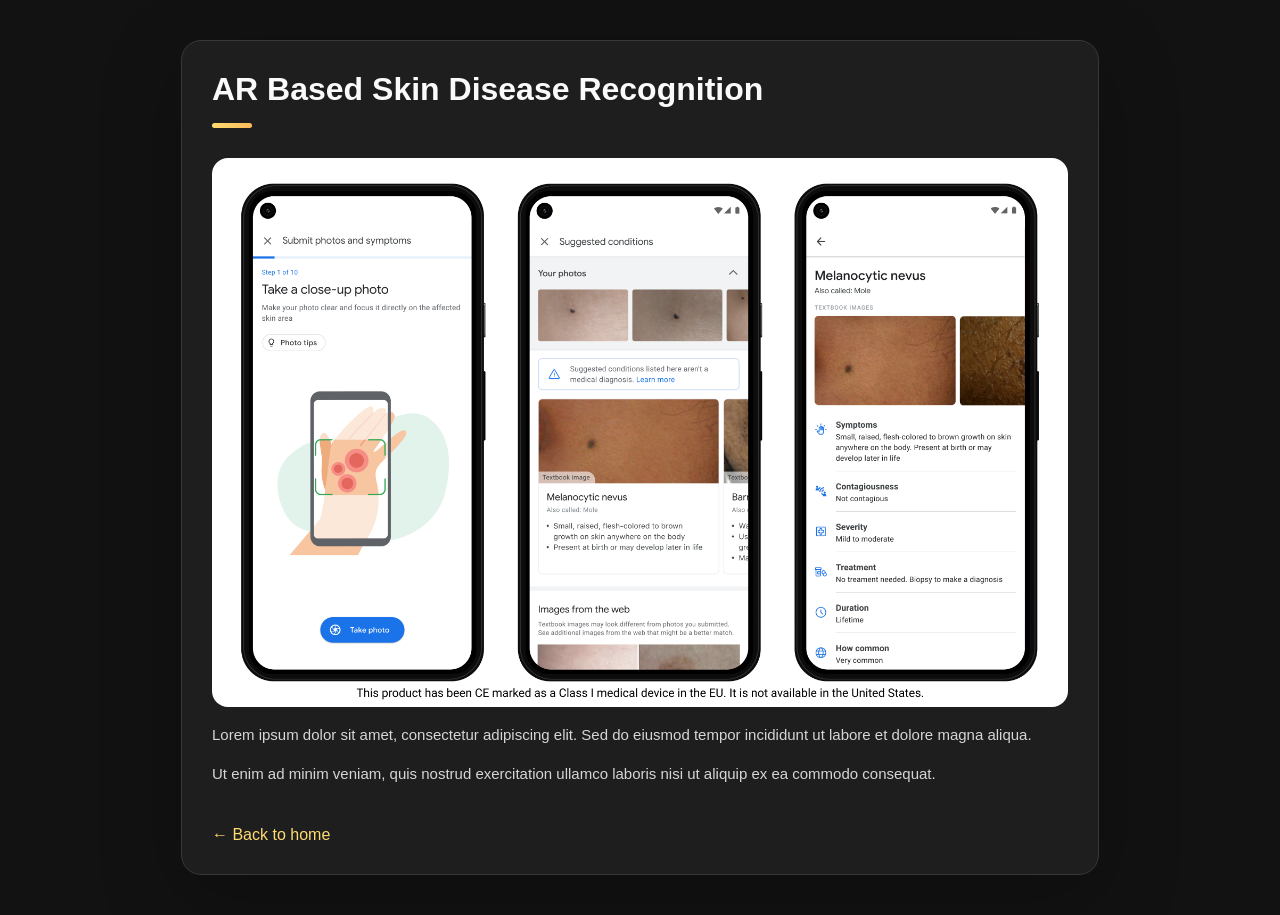
<file: projects/ar-derm.html>
<!DOCTYPE html>
<html lang="en">
<head>
  <meta charset="UTF-8">
  <meta http-equiv="X-UA-Compatible" content="IE=edge">
  <meta name="viewport" content="width=device-width, initial-scale=1.0">
  <title>AR Based Skin Disease Recognition</title>
  <link rel="shortcut icon" href="../assets/images/favicon_self_cropped.png" type="image/x-icon">
  <link rel="stylesheet" href="../assets/css/style.css">
</head>
<body>
  <main style="max-width: 950px; margin: 40px auto; padding: 0 16px;">
    <article class="projects active" data-page="project-detail">
      <header>
        <h2 class="h2 article-title">AR Based Skin Disease Recognition</h2>
      </header>
      <section class="works">
        <figure class="project-img" style="height: auto;">
          <img src="../assets/images/ai-derm-2.webp" alt="AR Based Skin Disease Recognition" loading="lazy">
        </figure>
        <div class="about-text" style="margin-top: 16px;">
          <p>Lorem ipsum dolor sit amet, consectetur adipiscing elit. Sed do eiusmod tempor incididunt ut labore et dolore magna aliqua.</p>
          <p>Ut enim ad minim veniam, quis nostrud exercitation ullamco laboris nisi ut aliquip ex ea commodo consequat.</p>
        </div>
        <p style="margin-top:20px;"><a href="../index.html" style="color: var(--orange-yellow-crayola);">← Back to home</a></p>
      </section>
    </article>
  </main>
</body>
</html>
</file>
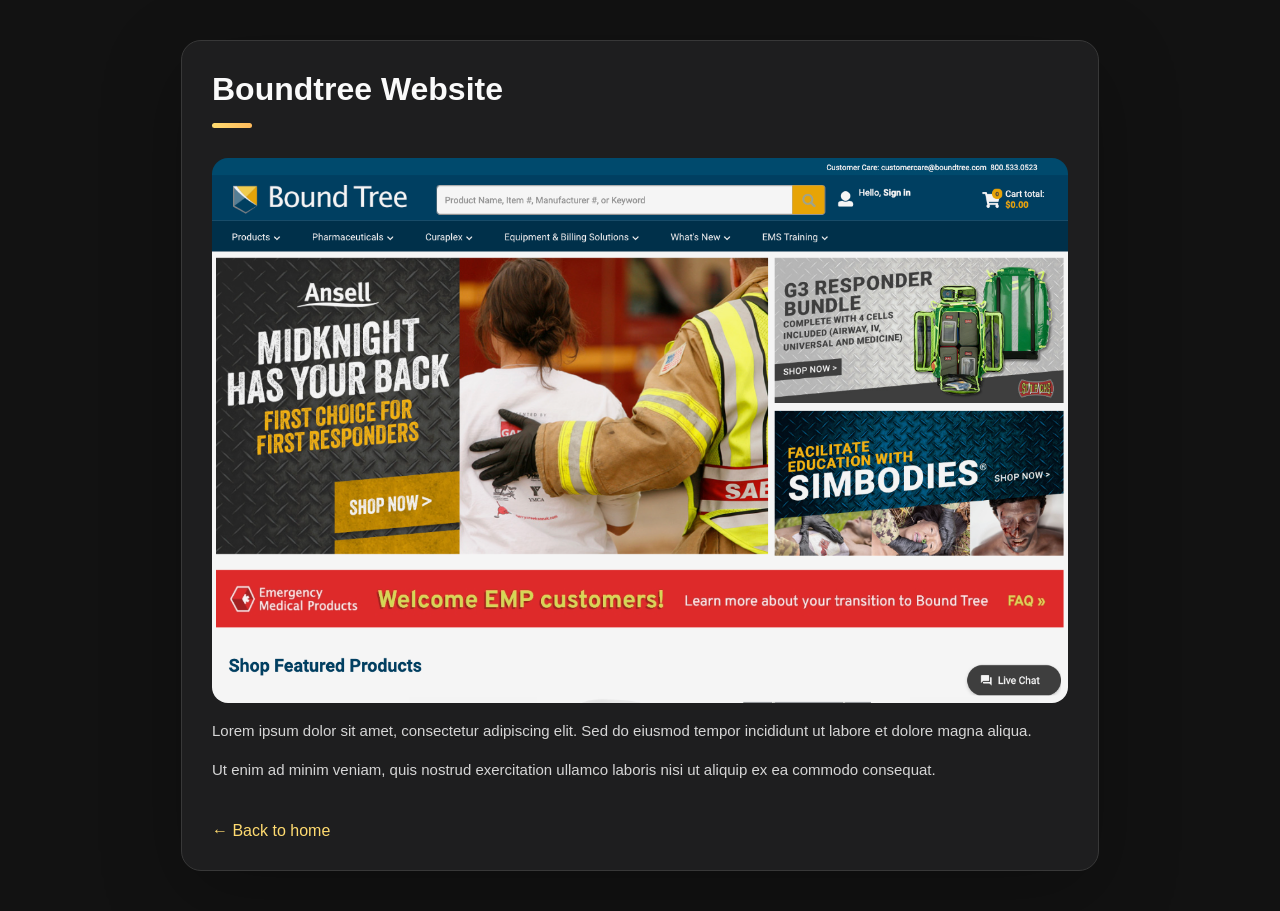
<file: projects/boundtree.html>
<!DOCTYPE html>
<html lang="en">
<head>
  <meta charset="UTF-8">
  <meta http-equiv="X-UA-Compatible" content="IE=edge">
  <meta name="viewport" content="width=device-width, initial-scale=1.0">
  <title>Boundtree website</title>
  <link rel="shortcut icon" href="../assets/images/favicon_self_cropped.png" type="image/x-icon">
  <link rel="stylesheet" href="../assets/css/style.css">
</head>
<body>
  <main style="max-width: 950px; margin: 40px auto; padding: 0 16px;">
    <article class="projects active" data-page="project-detail">
      <header>
        <h2 class="h2 article-title">Boundtree website</h2>
      </header>
      <section class="works">
        <figure class="project-img" style="height: auto;">
          <img src="../assets/images/boundtree.png" alt="Boundtree website" loading="lazy">
        </figure>
        <div class="about-text" style="margin-top: 16px;">
          <p>Lorem ipsum dolor sit amet, consectetur adipiscing elit. Sed do eiusmod tempor incididunt ut labore et dolore magna aliqua.</p>
          <p>Ut enim ad minim veniam, quis nostrud exercitation ullamco laboris nisi ut aliquip ex ea commodo consequat.</p>
        </div>
        <p style="margin-top:20px;"><a href="../index.html" style="color: var(--orange-yellow-crayola);">← Back to home</a></p>
      </section>
    </article>
  </main>
</body>
</html>
</file>
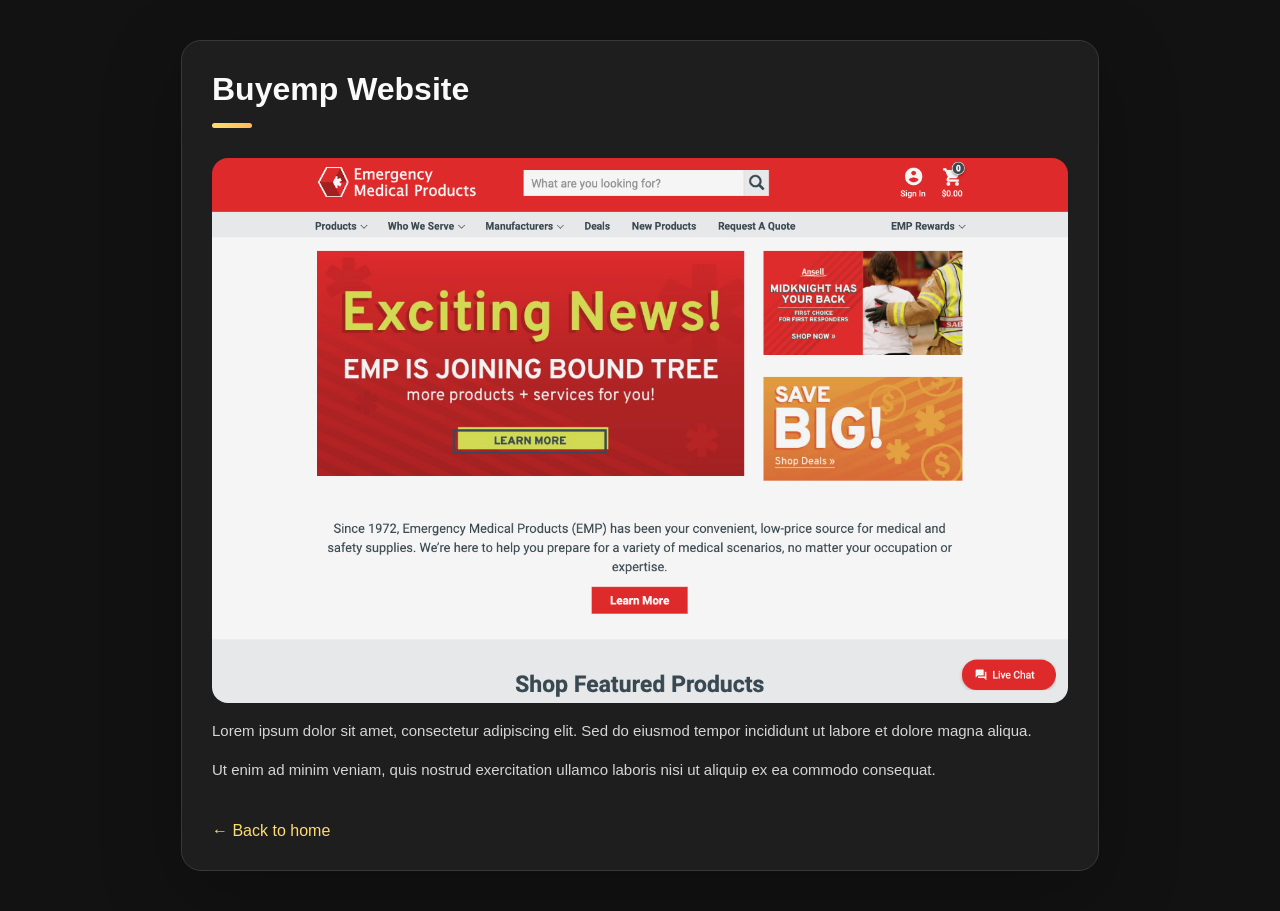
<file: projects/buyemp.html>
<!DOCTYPE html>
<html lang="en">
<head>
  <meta charset="UTF-8">
  <meta http-equiv="X-UA-Compatible" content="IE=edge">
  <meta name="viewport" content="width=device-width, initial-scale=1.0">
  <title>Buyemp website</title>
  <link rel="shortcut icon" href="../assets/images/favicon_self_cropped.png" type="image/x-icon">
  <link rel="stylesheet" href="../assets/css/style.css">
  
</head>
<body>
  <main style="max-width: 950px; margin: 40px auto; padding: 0 16px;">
    <article class="projects active" data-page="project-detail">
      <header>
        <h2 class="h2 article-title">Buyemp website</h2>
      </header>
      <section class="works">
        <figure class="project-img" style="height: auto;">
          <img src="../assets/images/buyemp.png" alt="Buyemp website" loading="lazy">
        </figure>
        <div class="about-text" style="margin-top: 16px;">
          <p>Lorem ipsum dolor sit amet, consectetur adipiscing elit. Sed do eiusmod tempor incididunt ut labore et dolore magna aliqua.</p>
          <p>Ut enim ad minim veniam, quis nostrud exercitation ullamco laboris nisi ut aliquip ex ea commodo consequat.</p>
        </div>
        <p style="margin-top:20px;"><a href="../index.html" style="color: var(--orange-yellow-crayola);">← Back to home</a></p>
      </section>
    </article>
  </main>
</body>
</html>
</file>
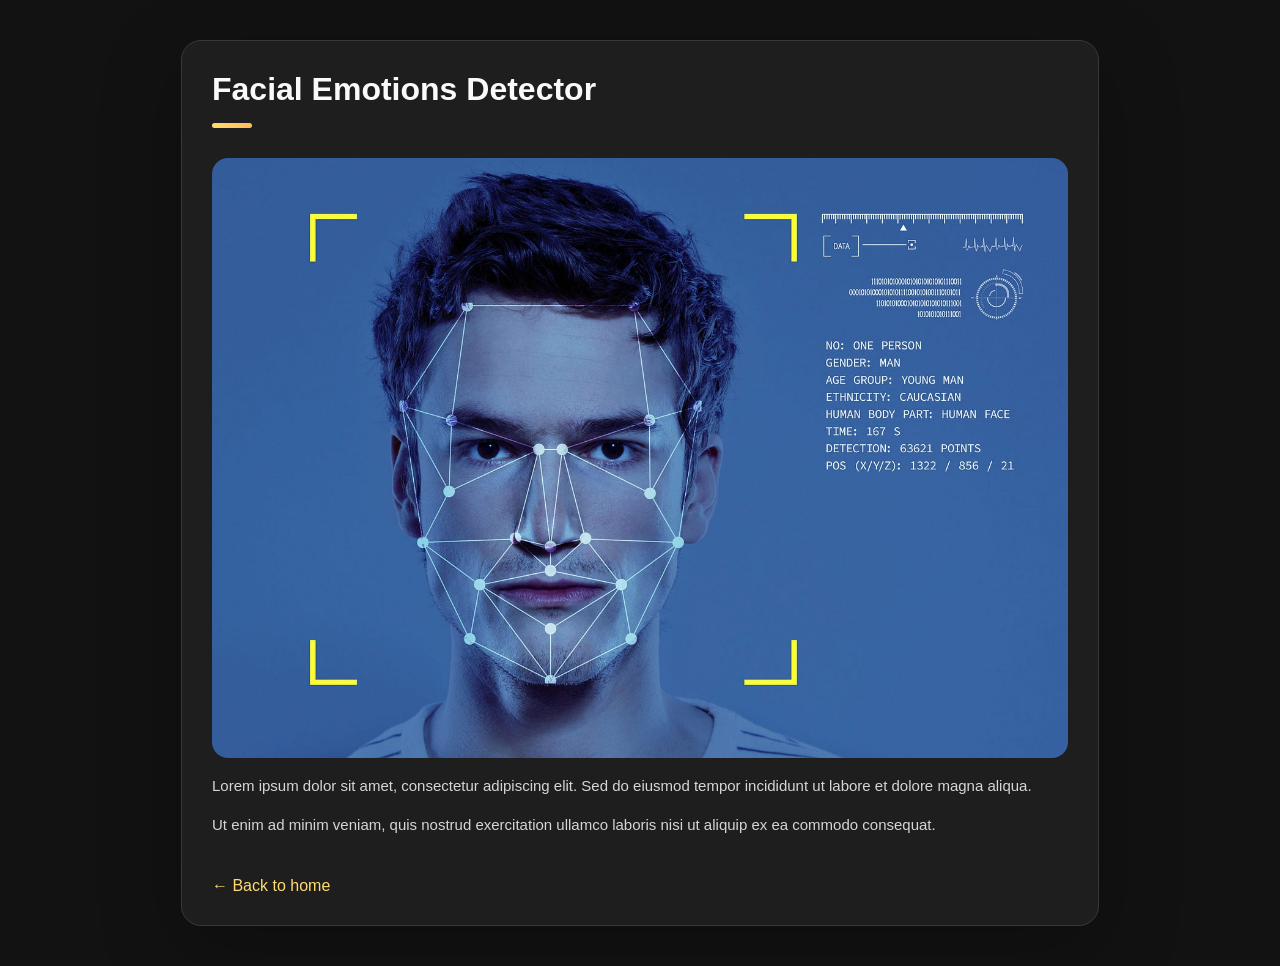
<file: projects/facial-emotions.html>
<!DOCTYPE html>
<html lang="en">
<head>
  <meta charset="UTF-8">
  <meta http-equiv="X-UA-Compatible" content="IE=edge">
  <meta name="viewport" content="width=device-width, initial-scale=1.0">
  <title>Facial Emotions Detector</title>
  <link rel="shortcut icon" href="../assets/images/favicon_self_cropped.png" type="image/x-icon">
  <link rel="stylesheet" href="../assets/css/style.css">
</head>
<body>
  <main style="max-width: 950px; margin: 40px auto; padding: 0 16px;">
    <article class="projects active" data-page="project-detail">
      <header>
        <h2 class="h2 article-title">Facial Emotions Detector</h2>
      </header>
      <section class="works">
        <figure class="project-img" style="height: auto;">
          <img src="../assets/images/1_x1JZIt-6lSDI5UPjP7Hdxw.jpg" alt="Facial Emotions Detector" loading="lazy">
        </figure>
        <div class="about-text" style="margin-top: 16px;">
          <p>Lorem ipsum dolor sit amet, consectetur adipiscing elit. Sed do eiusmod tempor incididunt ut labore et dolore magna aliqua.</p>
          <p>Ut enim ad minim veniam, quis nostrud exercitation ullamco laboris nisi ut aliquip ex ea commodo consequat.</p>
        </div>
        <p style="margin-top:20px;"><a href="../index.html" style="color: var(--orange-yellow-crayola);">← Back to home</a></p>
      </section>
    </article>
  </main>
</body>
</html>
</file>
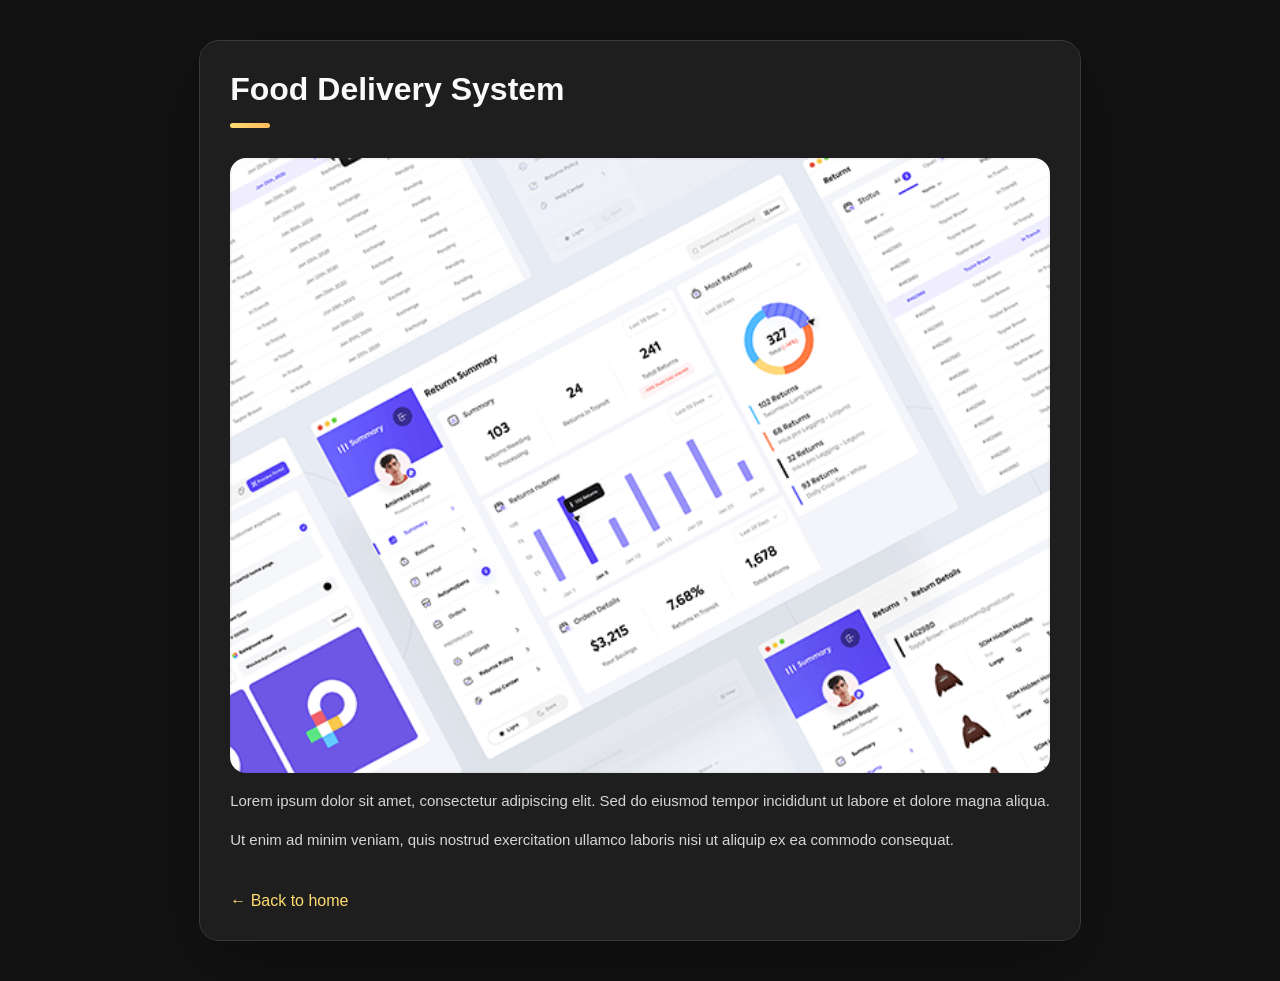
<file: projects/food-delivery.html>
<!DOCTYPE html>
<html lang="en">
<head>
  <meta charset="UTF-8">
  <meta http-equiv="X-UA-Compatible" content="IE=edge">
  <meta name="viewport" content="width=device-width, initial-scale=1.0">
  <title>Food Delivery System</title>
  <link rel="shortcut icon" href="../assets/images/favicon_self_cropped.png" type="image/x-icon">
  <link rel="stylesheet" href="../assets/css/style.css">
</head>
<body>
  <main style="max-width: 950px; margin: 40px auto; padding: 0 16px;">
    <article class="projects active" data-page="project-detail">
      <header>
        <h2 class="h2 article-title">Food Delivery System</h2>
      </header>
      <section class="works">
        <figure class="project-img" style="height: auto;">
          <img src="../assets/images/project-7.png" alt="Food Delivery System" loading="lazy">
        </figure>
        <div class="about-text" style="margin-top: 16px;">
          <p>Lorem ipsum dolor sit amet, consectetur adipiscing elit. Sed do eiusmod tempor incididunt ut labore et dolore magna aliqua.</p>
          <p>Ut enim ad minim veniam, quis nostrud exercitation ullamco laboris nisi ut aliquip ex ea commodo consequat.</p>
        </div>
        <p style="margin-top:20px;"><a href="../index.html" style="color: var(--orange-yellow-crayola);">← Back to home</a></p>
      </section>
    </article>
  </main>
</body>
</html>
</file>
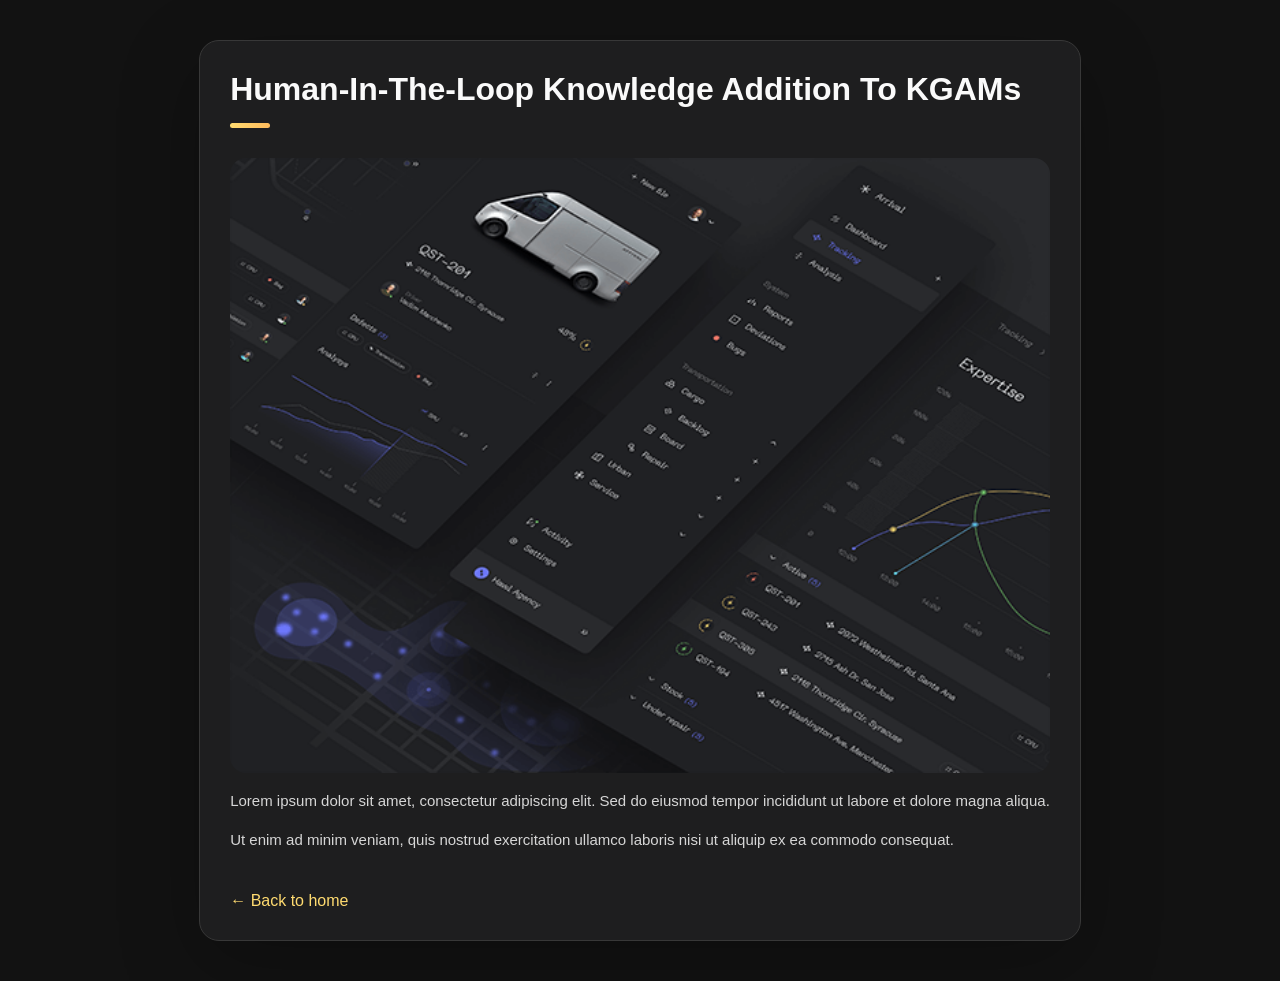
<file: projects/kgams-human-in-the-loop.html>
<!DOCTYPE html>
<html lang="en">
<head>
  <meta charset="UTF-8">
  <meta http-equiv="X-UA-Compatible" content="IE=edge">
  <meta name="viewport" content="width=device-width, initial-scale=1.0">
  <title>Human-in-the-Loop Knowledge Addition to KGAMs</title>
  <link rel="shortcut icon" href="../assets/images/favicon_self_cropped.png" type="image/x-icon">
  <link rel="stylesheet" href="../assets/css/style.css">
</head>
<body>
  <main style="max-width: 950px; margin: 40px auto; padding: 0 16px;">
    <article class="projects active" data-page="project-detail">
      <header>
        <h2 class="h2 article-title">Human-in-the-Loop Knowledge Addition to KGAMs</h2>
      </header>
      <section class="works">
        <figure class="project-img" style="height: auto;">
          <img src="../assets/images/project-9.png" alt="Human-in-the-Loop Knowledge Addition to KGAMs" loading="lazy">
        </figure>
        <div class="about-text" style="margin-top: 16px;">
          <p>Lorem ipsum dolor sit amet, consectetur adipiscing elit. Sed do eiusmod tempor incididunt ut labore et dolore magna aliqua.</p>
          <p>Ut enim ad minim veniam, quis nostrud exercitation ullamco laboris nisi ut aliquip ex ea commodo consequat.</p>
        </div>
        <p style="margin-top:20px;"><a href="../index.html" style="color: var(--orange-yellow-crayola);">← Back to home</a></p>
      </section>
    </article>
  </main>
</body>
</html>
</file>
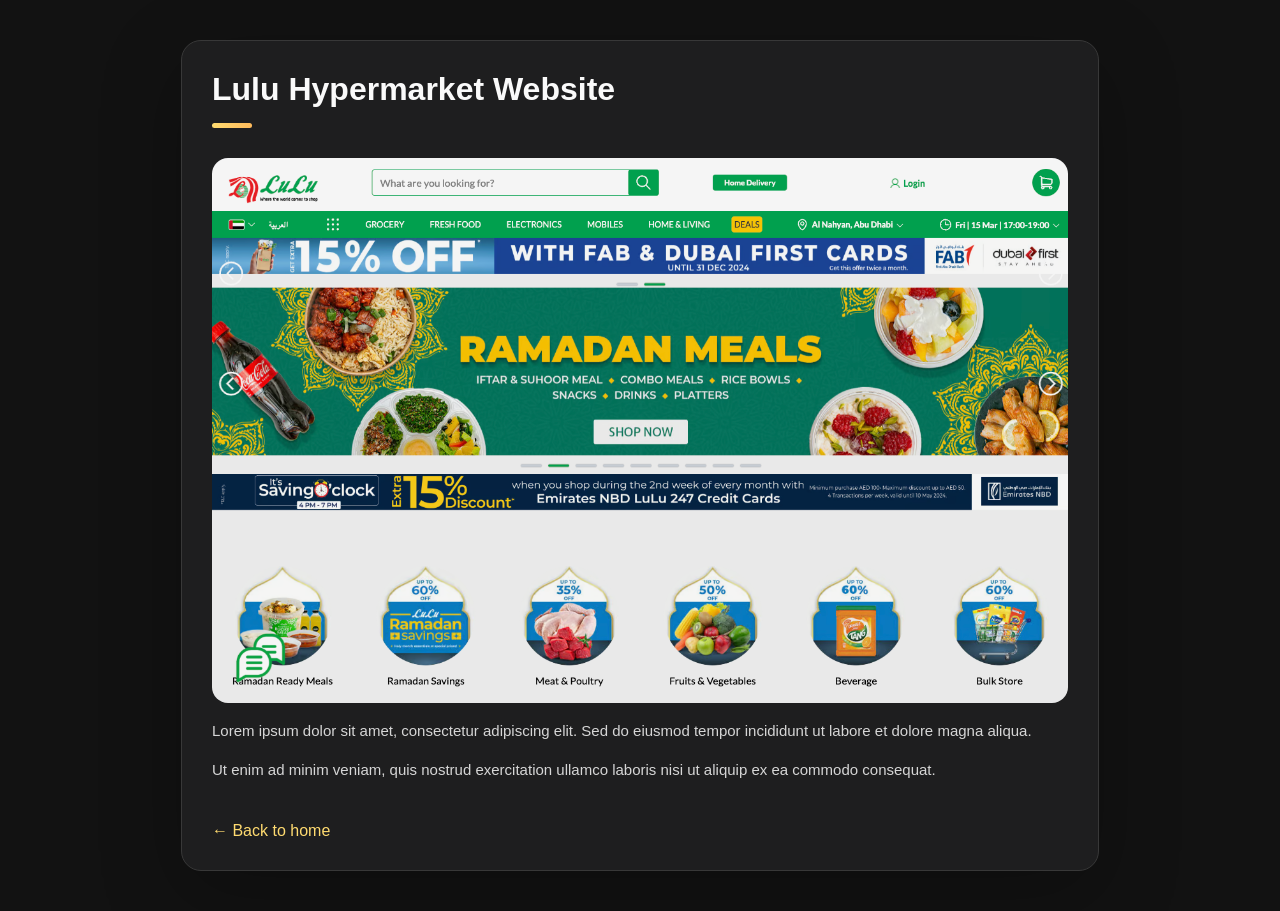
<file: projects/lulu.html>
<!DOCTYPE html>
<html lang="en">
<head>
  <meta charset="UTF-8">
  <meta http-equiv="X-UA-Compatible" content="IE=edge">
  <meta name="viewport" content="width=device-width, initial-scale=1.0">
  <title>Lulu Hypermarket website</title>
  <link rel="shortcut icon" href="../assets/images/favicon_self_cropped.png" type="image/x-icon">
  <link rel="stylesheet" href="../assets/css/style.css">
</head>
<body>
  <main style="max-width: 950px; margin: 40px auto; padding: 0 16px;">
    <article class="projects active" data-page="project-detail">
      <header>
        <h2 class="h2 article-title">Lulu Hypermarket website</h2>
      </header>
      <section class="works">
        <figure class="project-img" style="height: auto;">
          <img src="../assets/images/lulu.png" alt="Lulu Hypermarket website" loading="lazy">
        </figure>
        <div class="about-text" style="margin-top: 16px;">
          <p>Lorem ipsum dolor sit amet, consectetur adipiscing elit. Sed do eiusmod tempor incididunt ut labore et dolore magna aliqua.</p>
          <p>Ut enim ad minim veniam, quis nostrud exercitation ullamco laboris nisi ut aliquip ex ea commodo consequat.</p>
        </div>
        <p style="margin-top:20px;"><a href="../index.html" style="color: var(--orange-yellow-crayola);">← Back to home</a></p>
      </section>
    </article>
  </main>
</body>
</html>
</file>
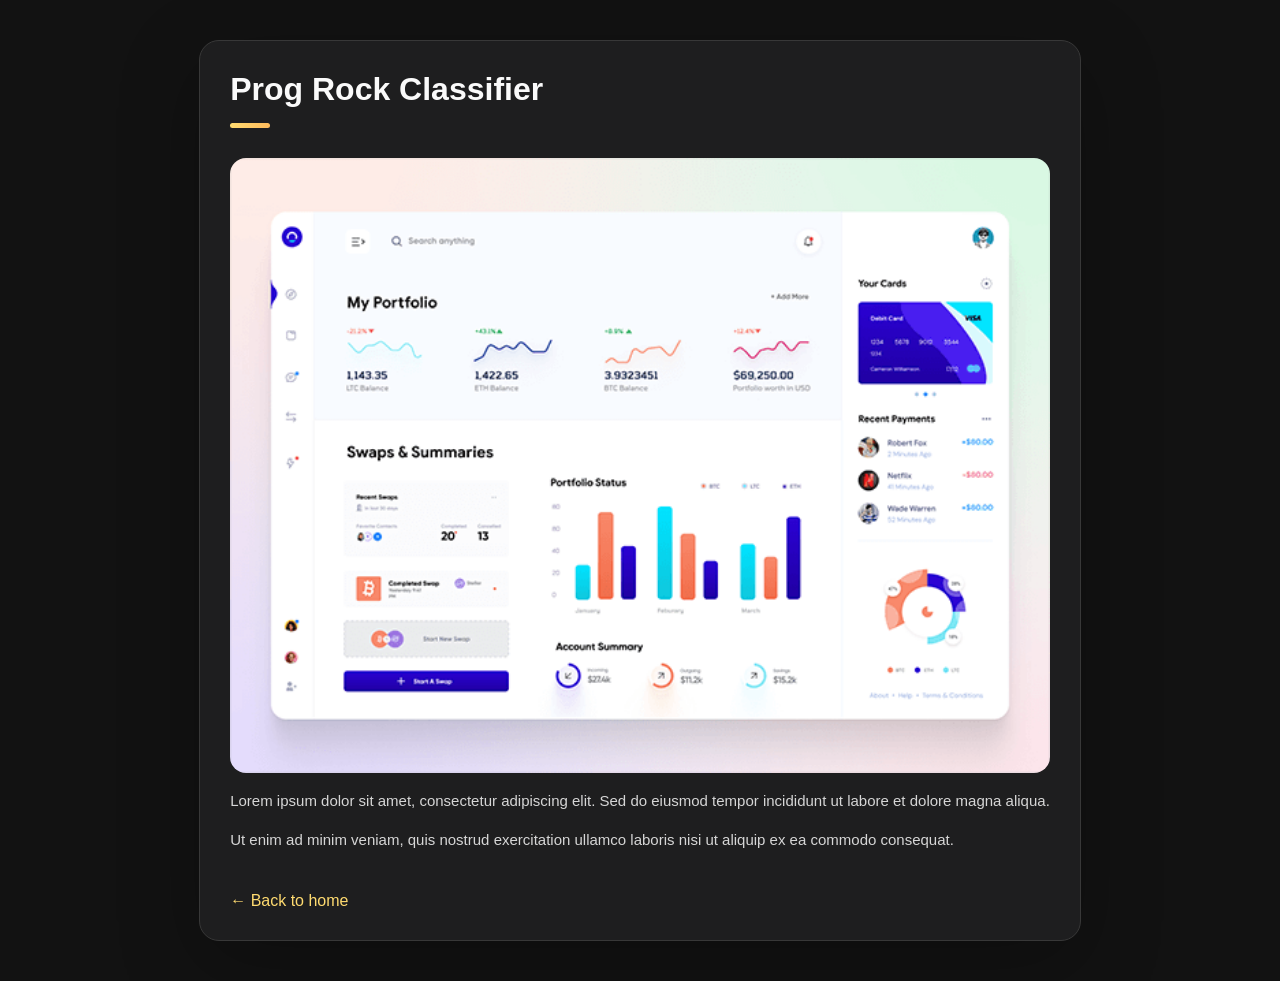
<file: projects/prog-rock-classifier.html>
<!DOCTYPE html>
<html lang="en">
<head>
  <meta charset="UTF-8">
  <meta http-equiv="X-UA-Compatible" content="IE=edge">
  <meta name="viewport" content="width=device-width, initial-scale=1.0">
  <title>Prog Rock Classifier</title>
  <link rel="shortcut icon" href="../assets/images/favicon_self_cropped.png" type="image/x-icon">
  <link rel="stylesheet" href="../assets/css/style.css">
</head>
<body>
  <main style="max-width: 950px; margin: 40px auto; padding: 0 16px;">
    <article class="projects active" data-page="project-detail">
      <header>
        <h2 class="h2 article-title">Prog Rock Classifier</h2>
      </header>
      <section class="works">
        <figure class="project-img" style="height: auto;">
          <img src="../assets/images/project-2.png" alt="Prog Rock Classifier" loading="lazy">
        </figure>
        <div class="about-text" style="margin-top: 16px;">
          <p>Lorem ipsum dolor sit amet, consectetur adipiscing elit. Sed do eiusmod tempor incididunt ut labore et dolore magna aliqua.</p>
          <p>Ut enim ad minim veniam, quis nostrud exercitation ullamco laboris nisi ut aliquip ex ea commodo consequat.</p>
        </div>
        <p style="margin-top:20px;"><a href="../index.html" style="color: var(--orange-yellow-crayola);">← Back to home</a></p>
      </section>
    </article>
  </main>
</body>
</html>
</file>
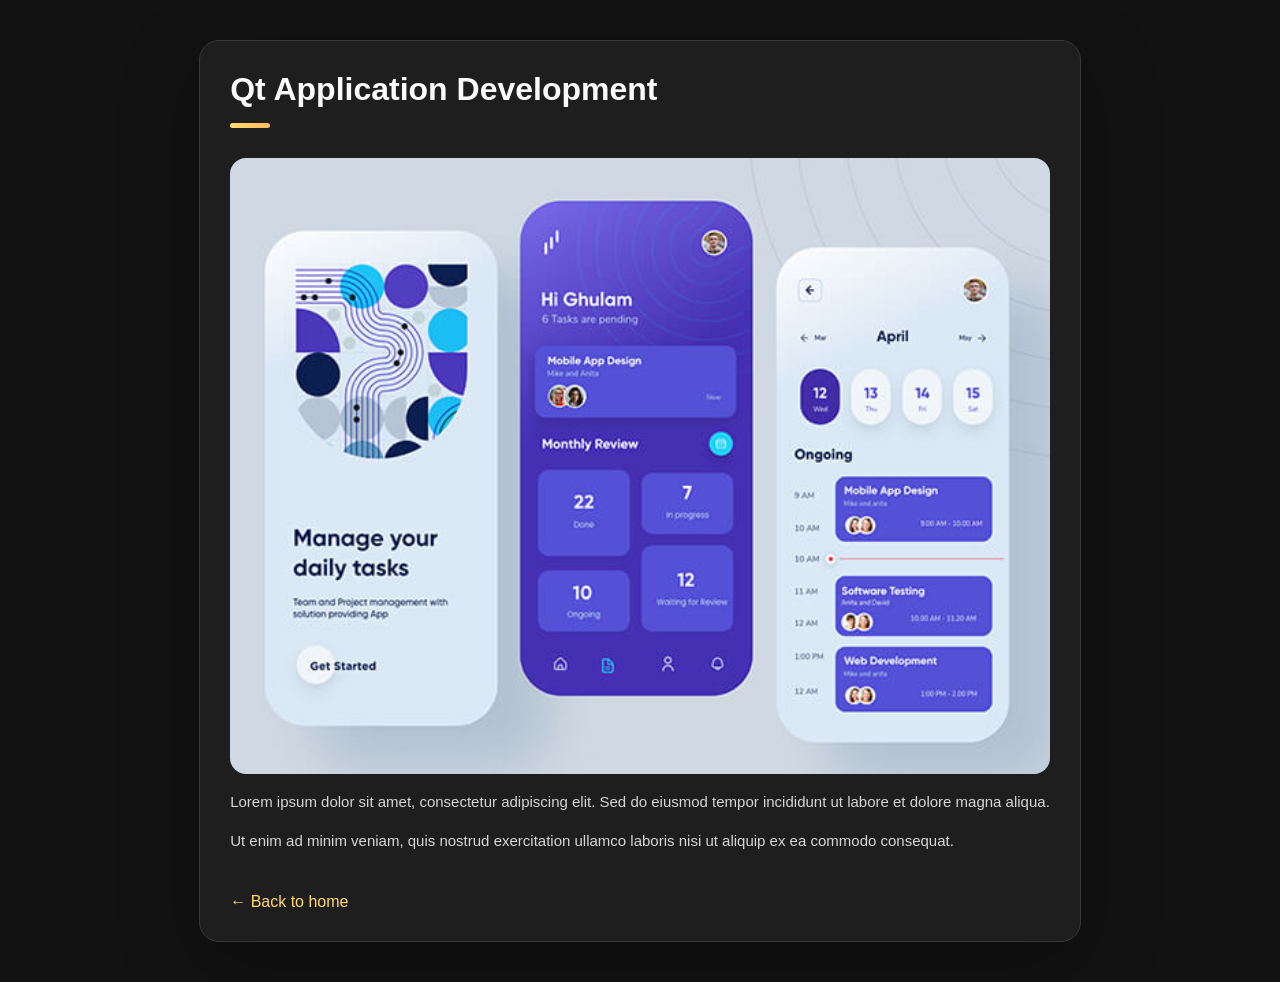
<file: projects/qt-application-development.html>
<!DOCTYPE html>
<html lang="en">
<head>
  <meta charset="UTF-8">
  <meta http-equiv="X-UA-Compatible" content="IE=edge">
  <meta name="viewport" content="width=device-width, initial-scale=1.0">
  <title>Qt Application Development</title>
  <link rel="shortcut icon" href="../assets/images/favicon_self_cropped.png" type="image/x-icon">
  <link rel="stylesheet" href="../assets/css/style.css">
</head>
<body>
  <main style="max-width: 950px; margin: 40px auto; padding: 0 16px;">
    <article class="projects active" data-page="project-detail">
      <header>
        <h2 class="h2 article-title">Qt Application Development</h2>
      </header>
      <section class="works">
        <figure class="project-img" style="height: auto;">
          <img src="../assets/images/project-8.jpg" alt="Qt Application Development" loading="lazy">
        </figure>
        <div class="about-text" style="margin-top: 16px;">
          <p>Lorem ipsum dolor sit amet, consectetur adipiscing elit. Sed do eiusmod tempor incididunt ut labore et dolore magna aliqua.</p>
          <p>Ut enim ad minim veniam, quis nostrud exercitation ullamco laboris nisi ut aliquip ex ea commodo consequat.</p>
        </div>
        <p style="margin-top:20px;"><a href="../index.html" style="color: var(--orange-yellow-crayola);">← Back to home</a></p>
      </section>
    </article>
  </main>
</body>
</html>
</file>
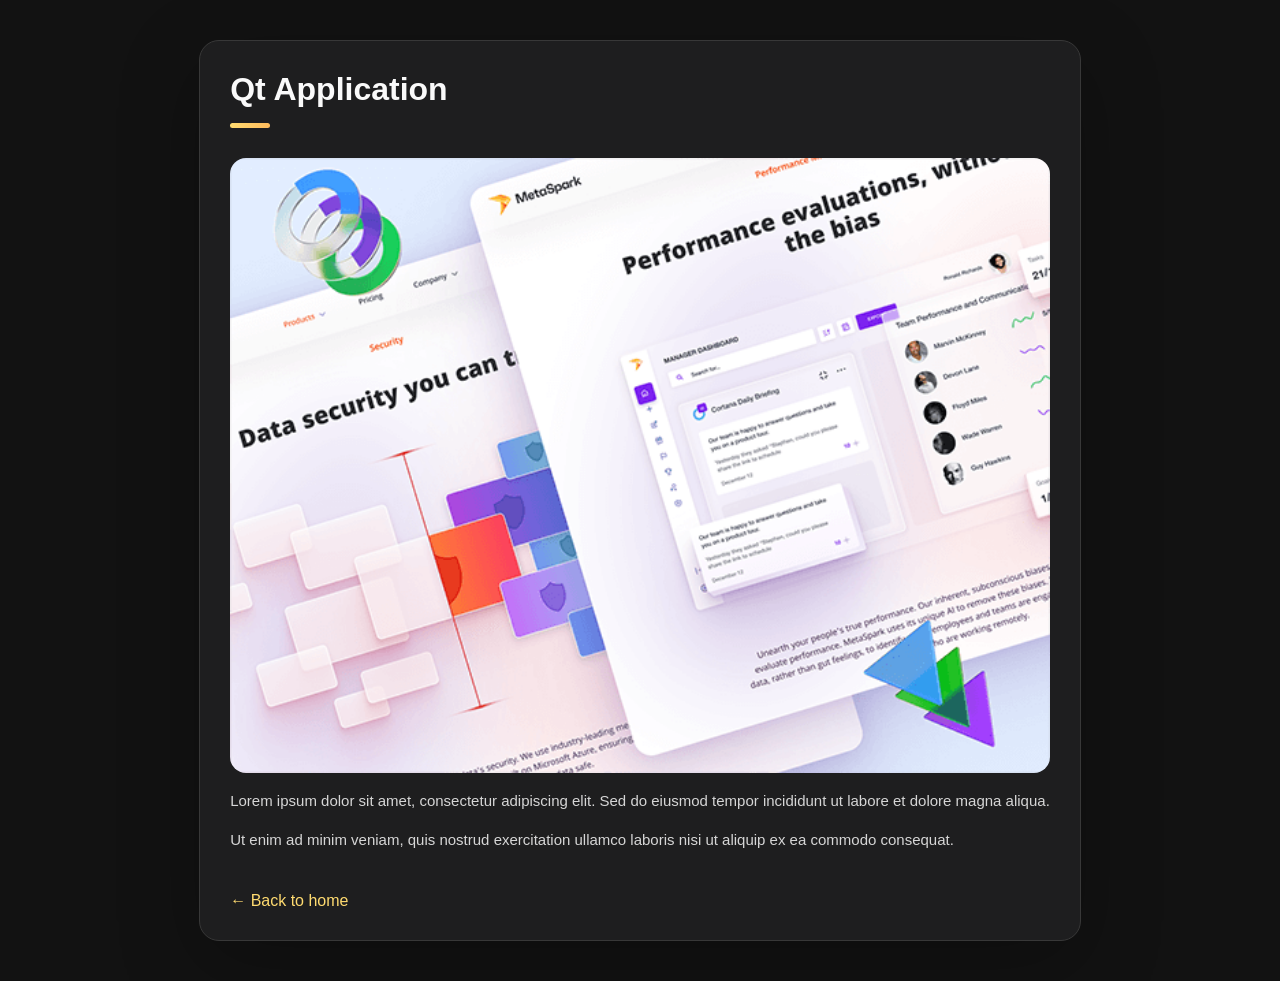
<file: projects/qt-application.html>
<!DOCTYPE html>
<html lang="en">
<head>
  <meta charset="UTF-8">
  <meta http-equiv="X-UA-Compatible" content="IE=edge">
  <meta name="viewport" content="width=device-width, initial-scale=1.0">
  <title>Qt Application</title>
  <link rel="shortcut icon" href="../assets/images/favicon_self_cropped.png" type="image/x-icon">
  <link rel="stylesheet" href="../assets/css/style.css">
</head>
<body>
  <main style="max-width: 950px; margin: 40px auto; padding: 0 16px;">
    <article class="projects active" data-page="project-detail">
      <header>
        <h2 class="h2 article-title">Qt Application</h2>
      </header>
      <section class="works">
        <figure class="project-img" style="height: auto;">
          <img src="../assets/images/project-6.png" alt="Qt Application" loading="lazy">
        </figure>
        <div class="about-text" style="margin-top: 16px;">
          <p>Lorem ipsum dolor sit amet, consectetur adipiscing elit. Sed do eiusmod tempor incididunt ut labore et dolore magna aliqua.</p>
          <p>Ut enim ad minim veniam, quis nostrud exercitation ullamco laboris nisi ut aliquip ex ea commodo consequat.</p>
        </div>
        <p style="margin-top:20px;"><a href="../index.html" style="color: var(--orange-yellow-crayola);">← Back to home</a></p>
      </section>
    </article>
  </main>
</body>
</html>
</file>
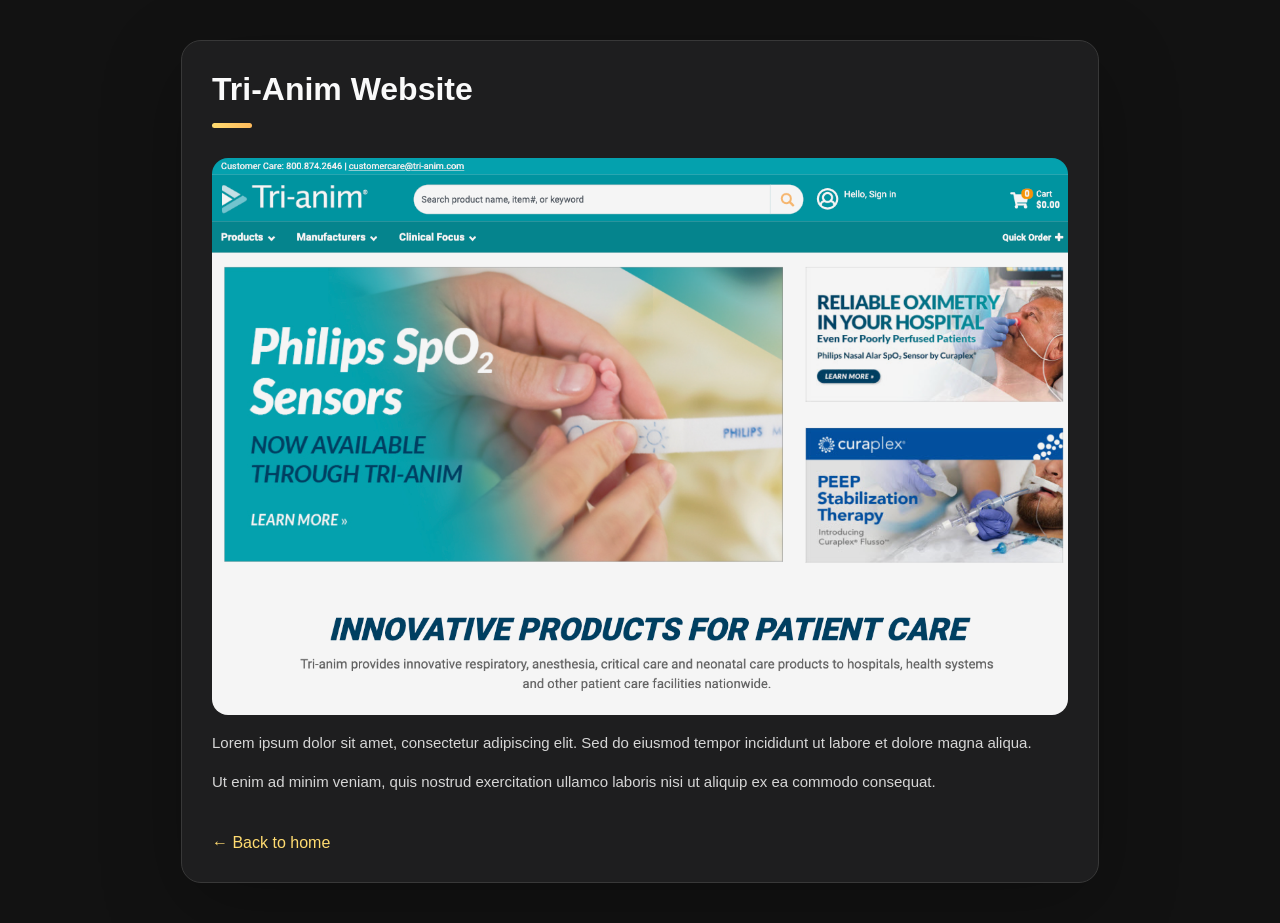
<file: projects/tri-anim.html>
<!DOCTYPE html>
<html lang="en">
<head>
  <meta charset="UTF-8">
  <meta http-equiv="X-UA-Compatible" content="IE=edge">
  <meta name="viewport" content="width=device-width, initial-scale=1.0">
  <title>Tri-anim website</title>
  <link rel="shortcut icon" href="../assets/images/favicon_self_cropped.png" type="image/x-icon">
  <link rel="stylesheet" href="../assets/css/style.css">
</head>
<body>
  <main style="max-width: 950px; margin: 40px auto; padding: 0 16px;">
    <article class="projects active" data-page="project-detail">
      <header>
        <h2 class="h2 article-title">Tri-anim website</h2>
      </header>
      <section class="works">
        <figure class="project-img" style="height: auto;">
          <img src="../assets/images/Screenshot 2024-03-14 at 6.56.48 AM.png" alt="Tri-anim website" loading="lazy">
        </figure>
        <div class="about-text" style="margin-top: 16px;">
          <p>Lorem ipsum dolor sit amet, consectetur adipiscing elit. Sed do eiusmod tempor incididunt ut labore et dolore magna aliqua.</p>
          <p>Ut enim ad minim veniam, quis nostrud exercitation ullamco laboris nisi ut aliquip ex ea commodo consequat.</p>
        </div>
        <p style="margin-top:20px;"><a href="../index.html" style="color: var(--orange-yellow-crayola);">← Back to home</a></p>
      </section>
    </article>
  </main>
</body>
</html>
</file>
<file: assets/css/style.css>
/*-----------------------------------*\
  #style.css
\*-----------------------------------*/


/**
 * copyright 2022 @codewithsadee
 */





/*-----------------------------------*\
  #CUSTOM PROPERTY
\*-----------------------------------*/

:root {

  /**
   * colors
   */

  /* gradient */

  --bg-gradient-onyx: linear-gradient(to bottom right,
      hsl(240, 1%, 25%) 3%,
      hsl(0, 0%, 19%) 97%);
  --bg-gradient-jet: linear-gradient(to bottom right,
      hsla(240, 1%, 18%, 0.251) 0%,
      hsla(240, 2%, 11%, 0) 100%), hsl(240, 2%, 13%);
  --bg-gradient-yellow-1: linear-gradient(to bottom right,
      hsl(45, 100%, 71%) 0%,
      hsla(36, 100%, 69%, 0) 50%);
  --bg-gradient-yellow-2: linear-gradient(135deg,
      hsla(45, 100%, 71%, 0.251) 0%,
      hsla(35, 100%, 68%, 0) 59.86%), hsl(240, 2%, 13%);
  --border-gradient-onyx: linear-gradient(to bottom right,
      hsl(0, 0%, 25%) 0%,
      hsla(0, 0%, 25%, 0) 50%);
  --text-gradient-yellow: linear-gradient(to right,
      rgb(255, 219, 112),
      hsl(35, 100%, 68%));

  /* solid */

  --jet: hsl(0, 0%, 22%);
  --onyx: hsl(240, 1%, 17%);
  --eerie-black-1: hsl(240, 3%, 13%);
  --eerie-black-2: hsl(240, 2%, 12%);
  --smoky-black: hsl(0, 0%, 7%);
  --white-1: hsl(0, 0%, 100%);
  --white-2: hsl(0, 0%, 98%);
  --orange-yellow-crayola: hsl(45, 100%, 72%);
  --vegas-gold: hsl(45, 54%, 58%);
  --light-gray: hsl(0, 0%, 84%);
  --light-gray-70: hsla(0, 0%, 84%, 0.7);
  --bittersweet-shimmer: hsl(0, 43%, 51%);

  /**
   * typography
   */

  /* font-family */
  --ff-poppins: 'Inter', 'Poppins', sans-serif;

  /* font-size */
  --fs-1: 24px;
  --fs-2: 18px;
  --fs-3: 17px;
  --fs-4: 16px;
  --fs-5: 15px;
  --fs-6: 14px;
  --fs-7: 13px;
  --fs-8: 11px;

  /* font-weight */
  --fw-300: 300;
  --fw-400: 400;
  --fw-500: 500;
  --fw-600: 600;

  /**
   * shadow
   */

  --shadow-1: -4px 8px 24px hsla(0, 0%, 0%, 0.25);
  --shadow-2: 0 16px 30px hsla(0, 0%, 0%, 0.25);
  --shadow-3: 0 16px 40px hsla(0, 0%, 0%, 0.25);
  --shadow-4: 0 25px 50px hsla(0, 0%, 0%, 0.15);
  --shadow-5: 0 24px 80px hsla(0, 0%, 0%, 0.25);

  /**
   * transition
   */

  --transition-1: 0.25s ease;
  --transition-2: 0.5s ease-in-out;

}





/*-----------------------------------*\
  #RESET
\*-----------------------------------*/

*,
*::before,
*::after {
  margin: 0;
  padding: 0;
  box-sizing: border-box;
}

a {
  text-decoration: none;
}

li {
  list-style: none;
}

img,
ion-icon,
a,
button,
time,
span {
  display: block;
}

button {
  font: inherit;
  background: none;
  border: none;
  text-align: left;
  cursor: pointer;
}

input,
textarea {
  display: block;
  width: 100%;
  background: none;
  font: inherit;
}

::selection {
  background: var(--orange-yellow-crayola);
  color: var(--smoky-black);
}

:focus {
  outline-color: var(--orange-yellow-crayola);
}

html {
  font-family: var(--ff-poppins);
}

body {
  background-color: var(--smoky-black);
  /* background-image: url(/assets/images/piano_image.jpeg); */
  background-repeat: no-repeat;
  background-size: cover;
  background-position: center;
}





/*-----------------------------------*\
  #REUSED STYLE
\*-----------------------------------*/

.sidebar,
article {
  background: var(--eerie-black-2);
  /* opacity: 0.9; */
  border: 1px solid var(--jet);
  border-radius: 20px;
  padding: 15px;
  box-shadow: var(--shadow-1);
  z-index: 1;
}

.separator {
  width: 100%;
  height: 1px;
  background: var(--jet);
  margin: 16px 0;
}

.icon-box {
  position: relative;
  background: var(--border-gradient-onyx);
  width: 30px;
  height: 30px;
  border-radius: 8px;
  display: flex;
  justify-content: center;
  align-items: center;
  font-size: 16px;
  color: var(--orange-yellow-crayola);
  box-shadow: var(--shadow-1);
  z-index: 1;
}

.icon-box::before {
  content: "";
  position: absolute;
  inset: 1px;
  background: var(--eerie-black-1);
  border-radius: inherit;
  z-index: -1;
}

.icon-box ion-icon {
  --ionicon-stroke-width: 35px;
}

article {
  display: none;
}

article.active {
  display: block;
  animation: fade 0.5s ease backwards;
}

@keyframes fade {
  0% {
    opacity: 0;
  }

  100% {
    opacity: 1;
  }
}

.h2,
.h3,
.h4,
.h5 {
  color: var(--white-2);
  text-transform: capitalize;
}

.h2 {
  font-size: var(--fs-1);
}

.h3 {
  font-size: var(--fs-2);
}

.h4 {
  font-size: var(--fs-4);
}

.h5 {
  font-size: var(--fs-7);
  font-weight: var(--fw-500);
}

.article-title {
  position: relative;
  padding-bottom: 7px;
}

.article-title::after {
  content: "";
  position: absolute;
  bottom: 0;
  left: 0;
  width: 30px;
  height: 3px;
  background: var(--text-gradient-yellow);
  border-radius: 3px;
}

.has-scrollbar::-webkit-scrollbar {
  width: 5px;
  /* for vertical scrollbar */
  height: 5px;
  /* for horizontal scrollbar */
}

.has-scrollbar::-webkit-scrollbar-track {
  background: var(--onyx);
  border-radius: 5px;
}

.has-scrollbar::-webkit-scrollbar-thumb {
  background: var(--orange-yellow-crayola);
  border-radius: 5px;
}

.has-scrollbar::-webkit-scrollbar-button {
  width: 20px;
}

.content-card {
  position: relative;
  background: var(--border-gradient-onyx);
  padding: 15px;
  padding-top: 45px;
  border-radius: 14px;
  box-shadow: var(--shadow-2);
  cursor: pointer;
  z-index: 1;
}

.content-card::before {
  content: "";
  position: absolute;
  inset: 1px;
  background: var(--bg-gradient-jet);
  border-radius: inherit;
  z-index: -1;
}





/*-----------------------------------*\
  #MAIN
\*-----------------------------------*/

main {
  margin: 15px 12px;
  margin-bottom: 75px;
  min-width: 259px;
}

.avatar {
  display: none;
}

.avatar-active {
  display: block !important;
  transition: fade 0.5s ease;
}



/*-----------------------------------*\
  #SIDEBAR
\*-----------------------------------*/

.sidebar {
  margin-bottom: 15px;
  max-height: 112px;
  overflow: hidden;
  transition: var(--transition-2);
}

.sidebar.active {
  max-height: 405px;
}

.sidebar-info {
  position: relative;
  display: flex;
  justify-content: flex-start;
  align-items: center;
  gap: 15px;
}

.avatar-box {
  background: var(--bg-gradient-onyx);
  border-radius: 20px;
}

.info-content .name {
  color: var(--white-2);
  font-size: var(--fs-3);
  font-weight: var(--fw-500);
  letter-spacing: -0.25px;
  margin-bottom: 10px;
}

.info-content .title {
  color: var(--white-1);
  background: var(--onyx);
  font-size: var(--fs-8);
  font-weight: var(--fw-300);
  width: max-content;
  padding: 3px 12px;
  border-radius: 8px;
  display: flex;
}

.info_more-btn {
  position: absolute;
  top: -15px;
  right: -15px;
  border-radius: 0 15px;
  font-size: 13px;
  color: var(--orange-yellow-crayola);
  background: var(--border-gradient-onyx);
  padding: 10px;
  box-shadow: var(--shadow-2);
  transition: var(--transition-1);
  z-index: 1;
}

.info_more-btn::before {
  content: "";
  position: absolute;
  inset: 1px;
  border-radius: inherit;
  background: var(--bg-gradient-jet);
  transition: var(--transition-1);
  z-index: -1;
}

.info_more-btn:hover,
.info_more-btn:focus {
  background: var(--bg-gradient-yellow-1);
}

.info_more-btn:hover::before,
.info_more-btn:focus::before {
  background: var(--bg-gradient-yellow-2);
}

.info_more-btn span {
  display: none;
}

.sidebar-info_more {
  opacity: 0;
  visibility: hidden;
  transition: var(--transition-2);
}

.sidebar.active .sidebar-info_more {
  opacity: 1;
  visibility: visible;
}

.contacts-list {
  display: grid;
  grid-template-columns: 1fr;
  gap: 16px;
}

.contact-item {
  min-width: 100%;
  display: flex;
  align-items: center;
  gap: 16px;
}

.contact-info {
  max-width: calc(100% - 46px);
  width: calc(100% - 46px);
}

.contact-title {
  color: var(--light-gray-70);
  font-size: var(--fs-8);
  text-transform: uppercase;
  margin-bottom: 2px;
}

.contact-info :is(.contact-link, time, address) {
  color: var(--white-2);
  font-size: var(--fs-7);
}

.contact-info address {
  font-style: normal;
}

.social-list {
  display: flex;
  justify-content: flex-start;
  align-items: center;
  gap: 15px;
  padding-bottom: 4px;
  padding-left: 7px;
}

.social-item .social-link {
  color: var(--light-gray-70);
  font-size: 18px;
  -webkit-animation: breathing 5s ease-out infinite normal;
  animation: breathing 5s ease-out infinite normal;
  -webkit-font-smoothing: antialiased;
}


.social-item .social-link:hover {
  color: var(--light-gray);
  
}





/*-----------------------------------*\
  #NAVBAR
\*-----------------------------------*/

.navbar {
  position: fixed;
  bottom: 0;
  left: 0;
  width: 100%;
  background: hsl(240, 1%, 17%);
  backdrop-filter: blur(10px);
  border: 1px solid var(--jet);
  border-radius: 12px 12px 0 0;
  box-shadow: var(--shadow-2);
  z-index: 5;
}

.navbar-list {
  display: flex;
  flex-wrap: wrap;
  justify-content: center;
  align-items: center;
  padding: 0 10px;
}

.navbar-link {
  color: var(--light-gray);
  font-size: var(--fs-8);
  padding: 20px 7px;
  transition: color var(--transition-1);
}

.navbar-link:hover,
.navbar-link:focus {
  color: var(--light-gray-70);
}

.navbar-link.active {
  color: var(--orange-yellow-crayola);
}





/*-----------------------------------*\
  #ABOUT
\*-----------------------------------*/

.about .article-title {
  margin-bottom: 15px;
}

.about-text {
  color: var(--light-gray);
  font-size: var(--fs-6);
  font-weight: var(--fw-300);
  line-height: 1.6;
}

.about-text p {
  margin-bottom: 15px;
}



/**
 * #service 
 */

.service {
  margin-bottom: 35px;
}

.service-title {
  margin-bottom: 20px;
}

.service-list {
  display: grid;
  grid-template-columns: 1fr;
  gap: 20px;
}

.service-item {
  position: relative;
  background: var(--border-gradient-onyx);
  padding: 20px;
  border-radius: 14px;
  box-shadow: var(--shadow-2);
  z-index: 1;
}

.service-item::before {
  content: "";
  position: absolute;
  inset: 1px;
  background: var(--bg-gradient-jet);
  border-radius: inherit;
  z-index: -1;
}

.service-icon-box {
  margin-bottom: 10px;
}

.service-icon-box img {
  margin: auto;
}

.service-content-box {
  text-align: center;
}

.service-item-title {
  margin-bottom: 7px;
}

.service-item-text {
  color: var(--light-gray);
  font-size: var(--fs-6);
  font-weight: var(--fw-3);
  line-height: 1.6;
}

.music_wrapper {
  display: flex;
  gap: 18px;
  align-items: center;

  .service-icon-box {
    align-self: start;
  }

}


@-webkit-keyframes breathing {
  0% {
    -webkit-transform: scale(0.9);
    transform: scale(0.9);
  }

  25% {
    -webkit-transform: scale(1);
    transform: scale(1);
  }

  60% {
    -webkit-transform: scale(0.9);
    transform: scale(0.9);
  }

  100% {
    -webkit-transform: scale(0.9);
    transform: scale(0.9);
  }
}

@keyframes breathing {
  0% {
    -webkit-transform: scale(0.9);
    -ms-transform: scale(0.9);
    transform: scale(0.9);
  }

  25% {
    -webkit-transform: scale(1);
    -ms-transform: scale(1);
    transform: scale(1);
  }

  60% {
    -webkit-transform: scale(0.9);
    -ms-transform: scale(0.9);
    transform: scale(0.9);
  }

  100% {
    -webkit-transform: scale(0.9);
    -ms-transform: scale(0.9);
    transform: scale(0.9);
  }
}


.music_lbl_div {
  z-index: 99;
  position: absolute;
  background-color: beige;
  padding: 10px;
  border-radius: 5px;
  left: 20%;
  /* top: 50%; */
  /* transform: translate(-50%, -50%); */
  width: calc(100% - 190px);
  opacity: 0;
  text-align: center;
  transform: skew(-10deg);
  cursor: pointer !important;


}

.music_tab:hover {
  transform: scale(1.1);
  transition: 0.2s;

  .music_lbl_div {
    opacity: 1;
    transform: translate(0%, -150%) skew(-10deg);
    transition: 0.2s;
  }
}

/* Apply same grow effect to other About Me cards on hover (exclude music card) */
.service .service-item:not(.music_tab):hover {
  transform: scale(1.1);
  transition: 0.2s;
}

@media (pointer:coarse) {
  .music_tab {
    -webkit-animation: breathing 5s ease-out infinite normal;
    animation: breathing 5s ease-out infinite normal;
    -webkit-font-smoothing: antialiased;
  }
  .music_lbl_div {
      display: none !important;
  }
}


/**
 * #testimonials 
 */

.testimonials {
  margin-bottom: 30px;
}

.testimonials-title {
  margin-bottom: 20px;
}

.testimonials-list {
  display: flex;
  justify-content: flex-start;
  align-items: flex-start;
  gap: 15px;
  margin: 0 -15px;
  padding: 25px 15px;
  padding-bottom: 35px;
  overflow-x: auto;
  scroll-behavior: smooth;
  overscroll-behavior-inline: contain;
  scroll-snap-type: inline mandatory;
}

.testimonials-item {
  min-width: 100%;
  scroll-snap-align: center;

  .content-card:hover {
    background: var(--bg-gradient-onyx);
    transform: scale(1.1);
    transition: 0.2s;
    img{
      filter: grayscale(0);
    }    


  }
}

.testimonials-avatar-box {
  position: absolute;
  top: 0;
  left: 0;
  transform: translate(15px, -25px);
  background: var(--bg-gradient-onyx);
  border-radius: 14px;
  box-shadow: var(--shadow-1);
  img{
    border-radius: 20px;
    -webkit-filter: grayscale(100%);
    filter: grayscale(100%);
  }
}


.testimonials-item-title {
  margin-bottom: 7px;
}

.testimonials-text {
  color: var(--light-gray);
  font-size: var(--fs-6);
  font-weight: var(--fw-300);
  line-height: 1.6;
  display: -webkit-box;
  line-clamp: 4;
  -webkit-line-clamp: 4;
  -webkit-box-orient: vertical;
  overflow: hidden;
}


/**
 * #testimonials-modal
 */

.modal-container {
  position: fixed;
  top: 0;
  left: 0;
  width: 100%;
  height: 100%;
  display: flex;
  justify-content: center;
  align-items: center;
  overflow-y: auto;
  overscroll-behavior: contain;
  z-index: 20;
  pointer-events: none;
  visibility: hidden;
}

.modal-container::-webkit-scrollbar {
  display: none;
}

.modal-container.active {
  pointer-events: all;
  visibility: visible;
}

.overlay {
  position: fixed;
  top: 0;
  left: 0;
  width: 100%;
  height: 100vh;
  background: hsl(0, 0%, 5%);
  opacity: 0;
  visibility: hidden;
  pointer-events: none;
  z-index: 1;
  transition: var(--transition-1);
}

.overlay.active {
  opacity: 0.8;
  visibility: visible;
  pointer-events: all;
}

.testimonials-modal {
  background: var(--eerie-black-2);
  position: relative;
  padding: 15px;
  margin: 15px 12px;
  border: 1px solid var(--jet);
  border-radius: 14px;
  box-shadow: var(--shadow-5);
  transform: scale(1.2);
  opacity: 0;
  transition: var(--transition-1);
  z-index: 2;
}

.modal-container.active .testimonials-modal {
  transform: scale(1);
  opacity: 1;
}

.modal-close-btn {
  position: absolute;
  top: 15px;
  right: 15px;
  background: var(--onyx);
  border-radius: 8px;
  width: 32px;
  height: 32px;
  display: flex;
  justify-content: center;
  align-items: center;
  color: var(--white-2);
  font-size: 18px;
  opacity: 0.7;
}

.modal-close-btn:hover,
.modal-close-btn:focus {
  opacity: 1;
}

.modal-close-btn ion-icon {
  --ionicon-stroke-width: 50px;
}

.modal-avatar-box {
  background: var(--bg-gradient-onyx);
  width: max-content;
  border-radius: 14px;
  margin-bottom: 15px;
  box-shadow: var(--shadow-2);
}

.modal-img-wrapper>img {
  display: none;
}

.modal-title {
  margin-bottom: 4px;
}

.modal-content time {
  font-size: var(--fs-6);
  color: var(--light-gray-70);
  font-weight: var(--fw-300);
  margin-bottom: 10px;
}

.modal-content p {
  color: var(--light-gray);
  font-size: var(--fs-6);
  font-weight: var(--fw-300);
  line-height: 1.6;
}


/**
 * #clients 
 */

.clients {
  margin-bottom: 15px;
}

.clients-list {
  display: flex;
  justify-content: flex-start;
  align-items: flex-start;
  gap: 15px;
  margin: 0 -15px;
  padding: 25px;
  padding-bottom: 25px;
  overflow-x: auto;
  scroll-behavior: smooth;
  overscroll-behavior-inline: contain;
  scroll-snap-type: inline mandatory;
  scroll-padding-inline: 25px;
}

.clients-item {
  min-width: 50%;
  scroll-snap-align: start;
}

.clients-item img {
  width: 100%;
  filter: grayscale(1);
  transition: var(--transition-1);
}

.clients-item img:hover {
  filter: grayscale(0);
}





/*-----------------------------------*\
  #RESUME
\*-----------------------------------*/

.article-title {
  margin-bottom: 30px;
}


/**
 * education and experience 
 */

.timeline {
  margin-bottom: 30px;
}

.timeline .title-wrapper {
  display: flex;
  align-items: center;
  gap: 15px;
  margin-bottom: 25px;
}

.timeline-list {
  font-size: var(--fs-6);
  margin-left: 45px;
}

.timeline-item {
  position: relative;
}

.timeline-item:not(:last-child) {
  margin-bottom: 20px;
}

.timeline-item-title {
  font-size: var(--fs-6);
  line-height: 1.3;
  margin-bottom: 7px;
}

.timeline-list span {
  color: var(--vegas-gold);
  font-weight: var(--fw-400);
  line-height: 1.6;
}

.timeline-item:not(:last-child)::before {
  content: "";
  position: absolute;
  top: -25px;
  left: -30px;
  width: 1px;
  height: calc(100% + 50px);
  background: var(--jet);
}

.timeline-item::after {
  content: "";
  position: absolute;
  top: 5px;
  left: -33px;
  height: 6px;
  width: 6px;
  background: var(--text-gradient-yellow);
  border-radius: 50%;
  box-shadow: 0 0 0 4px var(--jet);
}

.timeline-text {
  color: var(--light-gray);
  font-weight: var(--fw-300);
  line-height: 1.6;
}


/**
 * skills 
 */

.skills-title {
  margin-bottom: 20px;
}

.skills-list {
  padding: 20px;
}


.skills-item:not(:last-child) {
  margin-bottom: 15px;
}

.skill .title-wrapper {
  display: flex;
  align-items: center;
  gap: 5px;
  margin-bottom: 8px;
}

.skill .title-wrapper data {
  color: var(--light-gray);
  font-size: var(--fs-7);
  font-weight: var(--fw-300);
}

.skill-progress-bg {
  background: var(--jet);
  width: 100%;
  height: 8px;
  border-radius: 10px;
}

.skill-progress-fill {
  background: var(--text-gradient-yellow);
  height: 100%;
  border-radius: inherit;
}





/*-----------------------------------*\
  #PORTFOLIO
\*-----------------------------------*/

.filter-list {
  display: none;
}

.filter-select-box {
  position: relative;
  margin-bottom: 25px;
}

.filter-select {
  background: var(--eerie-black-2);
  color: var(--light-gray);
  display: flex;
  justify-content: space-between;
  align-items: center;
  width: 100%;
  padding: 12px 16px;
  border: 1px solid var(--jet);
  border-radius: 14px;
  font-size: var(--fs-6);
  font-weight: var(--fw-300);
}

.filter-select.active .select-icon {
  transform: rotate(0.5turn);
}

.select-list {
  background: var(--eerie-black-2);
  position: absolute;
  top: calc(100% + 6px);
  width: 100%;
  padding: 6px;
  border: 1px solid var(--jet);
  border-radius: 14px;
  z-index: 2;
  opacity: 0;
  visibility: hidden;
  pointer-events: none;
  transition: 0.15s ease-in-out;
}

.filter-select.active+.select-list {
  opacity: 1;
  visibility: visible;
  pointer-events: all;
}

.select-item button {
  background: var(--eerie-black-2);
  color: var(--light-gray);
  font-size: var(--fs-6);
  font-weight: var(--fw-300);
  text-transform: capitalize;
  width: 100%;
  padding: 8px 10px;
  border-radius: 8px;
}

.select-item button:hover {
  --eerie-black-2: hsl(240, 2%, 20%);
}

.project-list {
  display: grid;
  grid-template-columns: 1fr;
  gap: 30px;
  margin-bottom: 10px;
  width: auto;
}

.project-item {
  display: none;
}

.project-item.active {
  display: block;
  animation: scaleUp 0.25s ease forwards;
}

@keyframes scaleUp {
  0% {
    transform: scale(0.5);
  }

  100% {
    transform: scale(1);
  }
}

.project-item>a {
  width: 100%;
}

.project-img {
  position: relative;
  width: 100%;
  height: 200px;
  border-radius: 16px;
  overflow: hidden;
  margin-bottom: 15px;
}

.project-img::before {
  content: "";
  position: absolute;
  top: 0;
  left: 0;
  width: 100%;
  height: 100%;
  background: transparent;
  z-index: 1;
  transition: var(--transition-1);
}

.project-item>a:hover .project-img::before {
  background: hsla(0, 0%, 0%, 0.5);
}

.project-item-icon-box {
  --scale: 0.8;

  background: var(--jet);
  color: var(--orange-yellow-crayola);
  position: absolute;
  top: 50%;
  left: 50%;
  transform: translate(-50%, -50%) scale(var(--scale));
  font-size: 20px;
  padding: 18px;
  border-radius: 12px;
  opacity: 0;
  z-index: 1;
  transition: var(--transition-1);
}

.project-item>a:hover .project-item-icon-box {
  --scale: 1;
  opacity: 1;
}

.project-item-icon-box ion-icon {
  --ionicon-stroke-width: 50px;
}

.project-img img {
  width: 100%;
  height: 100%;
  object-fit: cover;
  transition: var(--transition-1);
}

.project-item>a:hover img {
  transform: scale(1.1);
}

.project-title,
.project-category {
  margin-left: 10px;
}

.project-title {
  color: var(--white-2);
  font-size: var(--fs-5);
  font-weight: var(--fw-400);
  text-transform: capitalize;
  line-height: 1.3;
}

.project-category {
  color: var(--light-gray-70);
  font-size: var(--fs-6);
  font-weight: var(--fw-300);
}





/*-----------------------------------*\
  #BLOG
\*-----------------------------------*/

.blog-posts {
  margin-bottom: 10px;
}

.blog-posts-list {
  display: grid;
  grid-template-columns: 1fr;
  gap: 20px;
}

.blog-post-item>a {
  position: relative;
  background: var(--border-gradient-onyx);
  height: 100%;
  box-shadow: var(--shadow-4);
  border-radius: 16px;
  z-index: 1;
}

.blog-post-item>a::before {
  content: "";
  position: absolute;
  inset: 1px;
  border-radius: inherit;
  background: var(--eerie-black-1);
  z-index: -1;
}

.blog-banner-box {
  width: 100%;
  height: 200px;
  border-radius: 12px;
  overflow: hidden;
}

.blog-banner-box img {
  width: 100%;
  height: 100%;
  object-fit: cover;
  transition: var(--transition-1);
}

.blog-post-item>a:hover .blog-banner-box img {
  transform: scale(1.1);
}

.blog-content {
  padding: 15px;
}

.blog-meta {
  display: flex;
  justify-content: flex-start;
  align-items: center;
  gap: 7px;
  margin-bottom: 10px;
}

.blog-meta :is(.blog-category, time) {
  color: var(--light-gray-70);
  font-size: var(--fs-6);
  font-weight: var(--fw-300);
}

.blog-meta .dot {
  background: var(--light-gray-70);
  width: 4px;
  height: 4px;
  border-radius: 4px;
}

.blog-item-title {
  margin-bottom: 10px;
  line-height: 1.3;
  transition: var(--transition-1);
}

.blog-post-item>a:hover .blog-item-title {
  color: var(--orange-yellow-crayola);
}

.blog-text {
  color: var(--light-gray);
  font-size: var(--fs-6);
  font-weight: var(--fw-300);
  line-height: 1.6;
}





/*-----------------------------------*\
  #CONTACT
\*-----------------------------------*/

.mapbox {
  position: relative;
  height: 250px;
  width: 100%;
  border-radius: 16px;
  margin-bottom: 30px;
  border: 1px solid var(--jet);
  overflow: hidden;
}

.mapbox figure {
  height: 100%;
}

.mapbox iframe {
  width: 100%;
  height: 100%;
  border: none;
  filter: grayscale(1) invert(1);
}

.contact-form {
  margin-bottom: 10px;
}

.form-title {
  margin-bottom: 20px;
}

.input-wrapper {
  display: grid;
  grid-template-columns: 1fr;
  gap: 25px;
  margin-bottom: 25px;
}

.form-input {
  color: var(--white-2);
  font-size: var(--fs-6);
  font-weight: var(--fw-400);
  padding: 13px 20px;
  border: 1px solid var(--jet);
  border-radius: 14px;
  outline: none;
}

.form-input::placeholder {
  font-weight: var(--fw-500);
}

.form-input:focus {
  border-color: var(--orange-yellow-crayola);
}

textarea.form-input {
  min-height: 100px;
  height: 120px;
  max-height: 200px;
  resize: vertical;
  margin-bottom: 25px;
}

textarea.form-input::-webkit-resizer {
  display: none;
}

.form-input:focus:invalid {
  border-color: var(--bittersweet-shimmer);
}

.form-btn {
  position: relative;
  width: 100%;
  background: var(--border-gradient-onyx);
  color: var(--orange-yellow-crayola);
  display: flex;
  justify-content: center;
  align-items: center;
  gap: 10px;
  padding: 13px 20px;
  border-radius: 14px;
  font-size: var(--fs-6);
  text-transform: capitalize;
  box-shadow: var(--shadow-3);
  z-index: 1;
  transition: var(--transition-1);
}

.form-btn::before {
  content: "";
  position: absolute;
  inset: 1px;
  background: var(--bg-gradient-jet);
  border-radius: inherit;
  z-index: -1;
  transition: var(--transition-1);
}

.form-btn ion-icon {
  font-size: 16px;
}

.form-btn:hover {
  background: var(--bg-gradient-yellow-1);
}

.form-btn:hover::before {
  background: var(--bg-gradient-yellow-2);
}

.form-btn:disabled {
  opacity: 0.7;
  cursor: not-allowed;
}

.form-btn:disabled:hover {
  background: var(--border-gradient-onyx);
}

.form-btn:disabled:hover::before {
  background: var(--bg-gradient-jet);
}





/*-----------------------------------*\
  #RESPONSIVE
\*-----------------------------------*/

/**
 * responsive larger than 450px screen
 */

@media (min-width: 450px) {

  /**
   * client
   */

  .clients-item {
    min-width: calc(33.33% - 10px);
  }



  /**
   * #PORTFOLIO, BLOG 
   */

  .project-img,
  .blog-banner-box {
    height: auto;
  }

}





/**
 * responsive larger than 580px screen
 */

@media (min-width: 580px) {

  /**
   * CUSTOM PROPERTY
   */

  :root {

    /**
     * typography
     */

    --fs-1: 32px;
    --fs-2: 24px;
    --fs-3: 26px;
    --fs-4: 18px;
    --fs-6: 15px;
    --fs-7: 15px;
    --fs-8: 12px;

  }



  /**
   * #REUSED STYLE
   */

  .sidebar,
  article {
    width: 520px;
    margin-inline: auto;
    padding: 30px;
  }

  .article-title {
    font-weight: var(--fw-600);
    padding-bottom: 15px;
  }

  .article-title::after {
    width: 40px;
    height: 5px;
  }

  .icon-box {
    width: 48px;
    height: 48px;
    border-radius: 12px;
    font-size: 18px;
  }



  /**
   * #MAIN
   */

  main {
    margin-top: 60px;
    margin-bottom: 100px;
  }



  /**
   * #SIDEBAR
   */

  .sidebar {
    max-height: 180px;
    margin-bottom: 30px;
  }

  .sidebar.active {
    max-height: 584px;
  }

  .sidebar-info {
    gap: 25px;
  }

  .avatar-box {
    border-radius: 30px;
  }

  .avatar-box img {
    width: 120px;
  }

  .info-content .name {
    margin-bottom: 15px;
  }

  .info-content .title {
    padding: 5px 18px;
  }

  .info_more-btn {
    top: -30px;
    right: -30px;
    padding: 10px 15px;
  }

  .info_more-btn span {
    display: block;
    font-size: var(--fs-8);
  }

  .info_more-btn ion-icon {
    display: none;
  }

  .separator {
    margin: 32px 0;
  }

  .contacts-list {
    gap: 20px;
  }

  .contact-info {
    max-width: calc(100% - 64px);
    width: calc(100% - 64px);
  }



  /**
   * #NAVBAR
   */

  .navbar {
    border-radius: 20px 20px 0 0;
  }

  .navbar-list {
    gap: 20px;
    opacity: 1;
  }

  .navbar-link {
    --fs-8: 14px;
    font-weight: bold;
  }





  /**
   * #ABOUT
   */

  .about .article-title {
    margin-bottom: 20px;
  }

  .about-text {
    margin-bottom: 40px;
  }

  /* service */

  .service-item {
    display: flex;
    justify-content: flex-start;
    align-items: flex-start;
    gap: 18px;
    padding: 30px;
    font-size: ;
  }

  .service-icon-box {
    margin-bottom: 0;
    margin-top: 5px;
  }

  .service-content-box {
    text-align: left;
  }

  /* testimonials */

  .testimonials-title {
    margin-bottom: 25px;
  }

  .testimonials-list {
    gap: 30px;
    margin: 0 -30px;
    padding: 60px;
    padding-bottom: 35px;
  }

  .content-card {
    padding: 30px;
    padding-top: 25px;
  }

  .testimonials-avatar-box {
    transform: translate(30px, -30px);
    border-radius: 20px;
  }

  .testimonials-avatar-box img {
    width: 80px;
  }

  .testimonials-item-title {
    margin-bottom: 10px;
    margin-left: 95px;
  }

  .testimonials-text {
    line-clamp: 2;
    -webkit-line-clamp: 2;
  }

  /* testimonials modal */

  .modal-container {
    padding: 20px;
  }

  .testimonials-modal {
    display: flex;
    justify-content: flex-start;
    align-items: stretch;
    gap: 25px;
    padding: 30px;
    border-radius: 20px;
  }

  .modal-img-wrapper {
    display: flex;
    flex-direction: column;
    align-items: center;
  }

  .modal-avatar-box {
    border-radius: 18px;
    margin-bottom: 0;
  }

  .modal-avatar-box img {
    width: 65px;
    border-radius: 10px;
  }
  .modal-img-wrapper>img {
    display: block;
    flex-grow: 1;
    width: 35px;


  }

  /* clients */

  .clients-list {
    gap: 50px;
    margin: 0 -30px;
    padding: 45px;
    scroll-padding-inline: 45px;
  }

  .clients-item {
    min-width: calc(33.33% - 35px);
  }



  /**
   * #RESUME
   */

  .timeline-list {
    margin-left: 65px;
  }

  .timeline-item:not(:last-child)::before {
    left: -40px;
  }

  .timeline-item::after {
    height: 8px;
    width: 8px;
    left: -43px;
  }

  .skills-item:not(:last-child) {
    margin-bottom: 25px;
  }

  .pdf-resume-button {
    padding-top: 15px;
  }



  /**
   * #PORTFOLIO, BLOG
   */

  .project-img,
  .blog-banner-box {
    border-radius: 16px;
  }

  .blog-posts-list {
    gap: 30px;
  }

  .blog-content {
    padding: 25px;
  }



  /**
   * #CONTACT
   */

  .mapbox {
    height: 380px;
    border-radius: 18px;
  }

  .input-wrapper {
    gap: 30px;
    margin-bottom: 30px;
  }

  .form-input {
    padding: 15px 20px;
  }

  textarea.form-input {
    margin-bottom: 30px;
  }

  .form-btn {
    --fs-6: 16px;
    padding: 16px 20px;
  }

  .form-btn ion-icon {
    font-size: 18px;
  }

}





/**
 * responsive larger than 768px screen
 */

@media (min-width: 768px) {

  /**
   * REUSED STYLE
   */

  .sidebar,
  article {
    width: 700px;
  }

  .has-scrollbar::-webkit-scrollbar-button {
    width: 100px;
  }



  /**
   * SIDEBAR
   */

  .contacts-list {
    grid-template-columns: 1fr 1fr;
    gap: 30px 15px;
  }



  /**
   * NAVBAR
   */

  .navbar-link {
    --fs-8: 15px;
  }



  /**
   * ABOUT
   */

  /* testimonials modal */

  .testimonials-modal {
    gap: 35px;
    max-width: 680px;
  }

  .modal-avatar-box img {
    width: 80px;
  }



  /**
   * PORTFOLIO
   */

  .article-title {
    padding-bottom: 20px;
  }

  .filter-select-box {
    display: none;
  }

  .filter-list {
    display: flex;
    justify-content: flex-start;
    align-items: center;
    gap: 25px;
    padding-left: 5px;
    margin-bottom: 30px;
  }

  .filter-item button {
    color: var(--light-gray);
    font-size: var(--fs-5);
    transition: var(--transition-1);
  }

  .filter-item button:hover {
    color: var(--light-gray-70);
  }

  .filter-item button.active {
    color: var(--orange-yellow-crayola);
  }

  /* portfolio and blog grid */

  .project-list,
  .blog-posts-list {
    grid-template-columns: 1fr 1fr;
  }



  /**
   * CONTACT
   */

  .input-wrapper {
    grid-template-columns: 1fr 1fr;
  }

  .form-btn {
    width: max-content;
    margin-left: auto;
  }

}





/**
 * responsive larger than 1024px screen
 */

@media (min-width: 1024px) {

  /**
   * CUSTOM PROPERTY
   */

  :root {

    /**
    * shadow
    */

    --shadow-1: -4px 8px 24px hsla(0, 0%, 0%, 0.125);
    --shadow-2: 0 16px 30px hsla(0, 0%, 0%, 0.125);
    --shadow-3: 0 16px 40px hsla(0, 0%, 0%, 0.125);

  }



  /**
   * REUSED STYLE
   */

  .sidebar,
  article {
    width: 950px;
    box-shadow: var(--shadow-5);
  }



  /**
   * MAIN 
   */

  main {
    margin-bottom: 60px;
  }

  .main-content {
    position: relative;
    width: max-content;
    margin: auto;
  }



  /**
   * NAVBAR
   */

  .navbar {
    position: absolute;
    bottom: auto;
    top: 0;
    left: auto;
    right: 0;
    width: max-content;
    border-radius: 0 20px;
    padding: 0 20px;
    box-shadow: none;
  }

  .navbar-list {
    gap: 30px;
    padding: 0 20px;
  }

  .navbar-link {
    font-weight: var(--fw-500);
  }



  /**
   * ABOUT
   */

  /* service */

  .service-list {
    grid-template-columns: 1fr 1fr;
    gap: 20px 25px;
  }

  /* testimonials */

  .testimonials-item {
    min-width: calc(50% - 15px);
  }

  /* clients */

  .clients-item {
    min-width: calc(25% - 38px);
  }



  /**
   * PORTFOLIO
   */

  .project-list {
    grid-template-columns: repeat(3, 1fr);
  }



  /**
   * BLOG
   */

  .blog-banner-box {
    height: 230px;
  }

}





/**
 * responsive larger than 1250px screen
 */

@media (min-width: 1250px) {

  /**
   * RESET
   */

  body::-webkit-scrollbar {
    width: 20px;
  }

  body::-webkit-scrollbar-track {
    background: var(--smoky-black);
  }

  body::-webkit-scrollbar-thumb {
    border: 5px solid var(--smoky-black);
    background: hsla(0, 0%, 100%, 0.1);
    border-radius: 20px;
    box-shadow: inset 1px 1px 0 hsla(0, 0%, 100%, 0.11),
      inset -1px -1px 0 hsla(0, 0%, 100%, 0.11);
  }

  body::-webkit-scrollbar-thumb:hover {
    background: hsla(0, 0%, 100%, 0.15);
  }

  body::-webkit-scrollbar-button {
    height: 60px;
  }



  /**
   * REUSED STYLE
   */

  .sidebar,
  article {
    width: auto;
  }

  article {
    min-height: 100%;
  }



  /**
   * MAIN
   */

  main {
    max-width: 1200px;
    margin-inline: auto;
    display: flex;
    justify-content: center;
    align-items: stretch;
    gap: 25px;
  }

  .main-content {
    min-width: 75%;
    width: 75%;
    margin: 0;
  }



  /**
   * SIDEBAR
   */

  .sidebar {
    position: sticky;
    top: 60px;
    max-height: max-content;
    height: 100%;
    margin-bottom: 0;
    padding-top: 60px;
    z-index: 1;
  }

  .sidebar-info {
    flex-direction: column;
  }

  .avatar-box img {
    width: 150px;
  }

  .info-content .name {
    white-space: nowrap;
    text-align: center;
  }

  .info-content .title {
    margin: auto;
  }

  .info_more-btn {
    display: none;
  }

  .sidebar-info_more {
    opacity: 1;
    visibility: visible;
  }

  .contacts-list {
    grid-template-columns: 1fr;
  }

  .contact-info :is(.contact-link) {
    white-space: nowrap;
    overflow: hidden;
    text-overflow: ellipsis;
  }

  .contact-info :is(.contact-link, time, address) {
    --fs-7: 14px;
    font-weight: var(--fw-300);
  }

  .separator:last-of-type {
    margin: 15px 0;
    opacity: 0;
  }

  .social-list {
    justify-content: center;
    ion-icon:hover {
      transform: scale(1.4);
      transition: 0.1s;
    }
  }



  /**
	 * RESUME
	 */

  .timeline-text {
    max-width: 700px;
  }

}

.modal-date {
  display: none !important;
}

.navbar-item {
  button {
    font-size: var(--fs-12);
  }
}

#tsparticles {
  background-position: 50% 50%;
  background-repeat: no-repeat;
  background-size: cover;
  height: 100%;
  position: absolute;
  top: 0;
  width: 100%;
}

@media (max-width: 1250px) {
  #tsparticles {
    display: none;
  }
}
</file>
